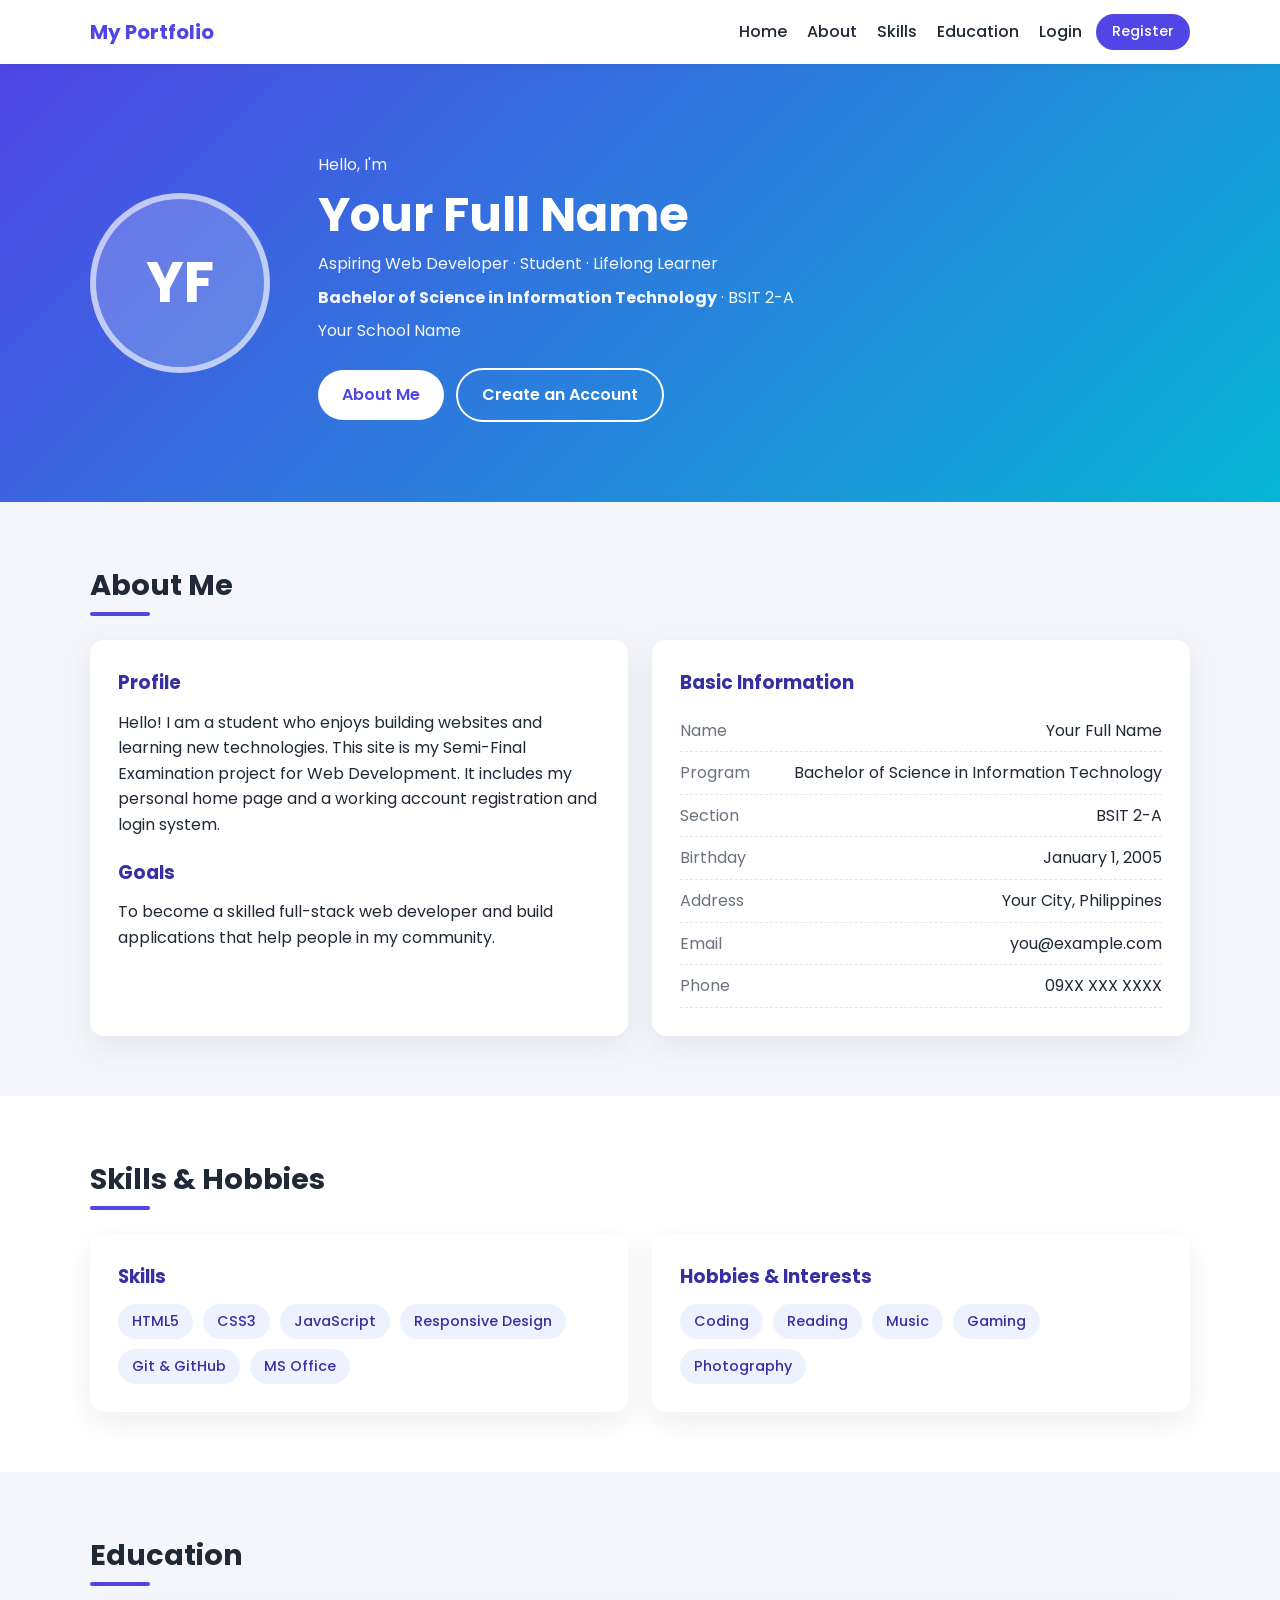
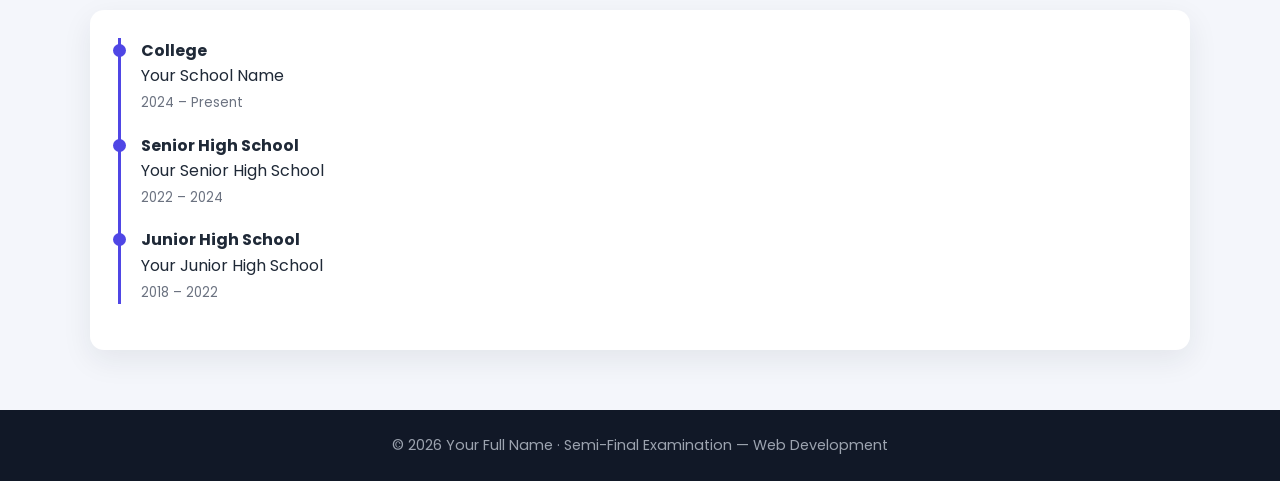
<file: index.html>
<!DOCTYPE html>
<html lang="en">
<head>
  <meta charset="UTF-8" />
  <meta name="viewport" content="width=device-width, initial-scale=1.0" />
  <title>Home | My Portfolio</title>
  <link rel="preconnect" href="https://fonts.googleapis.com" />
  <link href="https://fonts.googleapis.com/css2?family=Poppins:wght@400;500;600;700&display=swap" rel="stylesheet" />
  <link rel="stylesheet" href="css/style.css" />
</head>
<body>
  <header class="navbar">
    <div class="container">
      <a href="index.html" class="brand">My Portfolio</a>
      <button class="nav-toggle" aria-label="Toggle menu">&#9776;</button>
      <nav class="nav-links">
        <a href="index.html">Home</a>
        <a href="#about">About</a>
        <a href="#skills">Skills</a>
        <a href="#education">Education</a>
        <span id="nav-auth"></span>
      </nav>
    </div>
  </header>

  <main>
    <section class="hero">
      <div class="container">
        <div id="avatar"></div>
        <div>
          <p>Hello, I'm</p>
          <h1 id="p-name"></h1>
          <p id="p-tagline"></p>
          <p><strong id="p-program"></strong> &middot; <span id="p-section"></span></p>
          <p id="p-school"></p>
          <a href="#about" class="btn">About Me</a>
          <a href="register.html" class="btn btn-outline">Create an Account</a>
        </div>
      </div>
    </section>

    <section id="about">
      <div class="container">
        <h2 class="section-title">About Me</h2>
        <div class="grid">
          <div class="card">
            <h3>Profile</h3>
            <p id="p-about"></p>
            <h3 style="margin-top:20px">Goals</h3>
            <p id="p-goals"></p>
          </div>
          <div class="card">
            <h3>Basic Information</h3>
            <ul class="info-list" id="p-info"></ul>
          </div>
        </div>
      </div>
    </section>

    <section id="skills" style="background:#fff">
      <div class="container">
        <h2 class="section-title">Skills &amp; Hobbies</h2>
        <div class="grid">
          <div class="card">
            <h3>Skills</h3>
            <div class="tags" id="p-skills"></div>
          </div>
          <div class="card">
            <h3>Hobbies &amp; Interests</h3>
            <div class="tags" id="p-hobbies"></div>
          </div>
        </div>
      </div>
    </section>

    <section id="education">
      <div class="container">
        <h2 class="section-title">Education</h2>
        <div class="card">
          <ul class="timeline" id="p-education"></ul>
        </div>
      </div>
    </section>
  </main>

  <footer>
    <div class="container">&copy; <span id="year"></span> <span id="f-name"></span> &middot; Semi-Final Examination — Web Development</div>
  </footer>

  <script src="js/profile.js"></script>
  <script src="js/auth.js"></script>
  <script>
    const $ = (id) => document.getElementById(id);
    const initials = PROFILE.name.split(/\s+/).map((w) => w[0]).slice(0, 2).join("").toUpperCase();
    $("avatar").outerHTML = PROFILE.photo
      ? `<img class="avatar" src="${escapeHtml(PROFILE.photo)}" alt="${escapeHtml(PROFILE.name)}" />`
      : `<div class="avatar">${escapeHtml(initials)}</div>`;
    $("p-name").textContent = PROFILE.name;
    $("f-name").textContent = PROFILE.name;
    $("p-tagline").textContent = PROFILE.tagline;
    $("p-program").textContent = PROFILE.program;
    $("p-section").textContent = PROFILE.section;
    $("p-school").textContent = PROFILE.school;
    $("p-about").textContent = PROFILE.about;
    $("p-goals").textContent = PROFILE.goals;
    $("p-info").innerHTML = [["Name", PROFILE.name], ["Program", PROFILE.program], ["Section", PROFILE.section], ...PROFILE.info]
      .map(([k, v]) => `<li><span>${escapeHtml(k)}</span><span>${escapeHtml(v)}</span></li>`).join("");
    $("p-skills").innerHTML = PROFILE.skills.map((s) => `<span class="tag">${escapeHtml(s)}</span>`).join("");
    $("p-hobbies").innerHTML = PROFILE.hobbies.map((s) => `<span class="tag">${escapeHtml(s)}</span>`).join("");
    $("p-education").innerHTML = PROFILE.education
      .map(([level, school, years]) => `<li><strong>${escapeHtml(level)}</strong><br>${escapeHtml(school)}<br><small>${escapeHtml(years)}</small></li>`).join("");
    $("year").textContent = new Date().getFullYear();
    document.title = `${PROFILE.name} | Home`;
  </script>
</body>
</html>
</file>
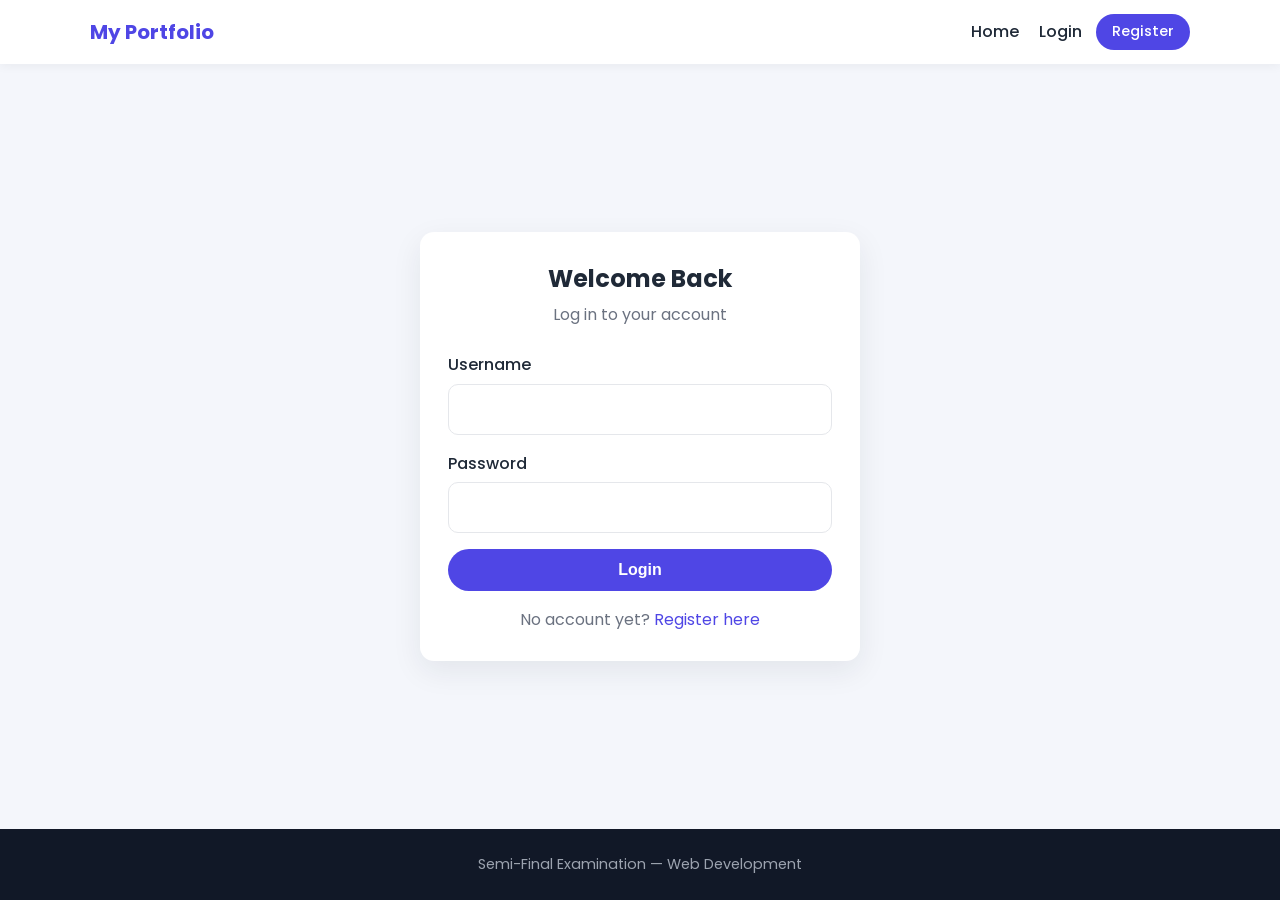
<file: admin.html>
<!DOCTYPE html>
<html lang="en">
<head>
  <meta charset="UTF-8" />
  <meta name="viewport" content="width=device-width, initial-scale=1.0" />
  <title>Admin Panel | My Portfolio</title>
  <link href="https://fonts.googleapis.com/css2?family=Poppins:wght@400;500;600;700&display=swap" rel="stylesheet" />
  <link rel="stylesheet" href="css/style.css" />
</head>
<body>
  <header class="navbar">
    <div class="container">
      <a href="index.html" class="brand">My Portfolio</a>
      <button class="nav-toggle" aria-label="Toggle menu">&#9776;</button>
      <nav class="nav-links">
        <a href="index.html">Home</a>
        <span id="nav-auth"></span>
      </nav>
    </div>
  </header>

  <main>
    <div class="dash-header">
      <div class="container">
        <h1>Admin Panel</h1>
        <p>Welcome, <strong id="a-name"></strong> <span class="badge badge-admin">Admin</span></p>
      </div>
    </div>
    <section>
      <div class="container">
        <div id="alert" class="alert"></div>
        <div class="stats">
          <div class="card stat"><div class="num" id="s-total">0</div>Total Accounts</div>
          <div class="card stat"><div class="num" id="s-users">0</div>User Accounts</div>
          <div class="card stat"><div class="num" id="s-admins">0</div>Admin Accounts</div>
        </div>
        <div class="card">
          <div style="display:flex;justify-content:space-between;align-items:center;flex-wrap:wrap;gap:12px;margin-bottom:16px">
            <h3 style="margin:0">Registered Accounts</h3>
            <a href="register.html?type=admin" class="btn btn-small">+ Register New Account</a>
          </div>
          <div class="table-wrap">
            <table>
              <thead><tr><th>Username</th><th>Full Name</th><th>Email</th><th>Type</th><th>Registered</th><th>Action</th></tr></thead>
              <tbody id="a-table"></tbody>
            </table>
          </div>
        </div>
      </div>
    </section>
  </main>

  <footer><div class="container">Semi-Final Examination — Web Development</div></footer>

  <script src="js/auth.js"></script>
  <script>
    const admin = requireRole("admin");
    function render() {
      const users = loadUsers();
      document.getElementById("s-total").textContent = users.length;
      document.getElementById("s-users").textContent = users.filter((u) => u.role === "user").length;
      document.getElementById("s-admins").textContent = users.filter((u) => u.role === "admin").length;
      document.getElementById("a-table").innerHTML = users.map((u) => `
        <tr>
          <td>${escapeHtml(u.username)}</td>
          <td>${escapeHtml(u.fullName)}</td>
          <td>${escapeHtml(u.email || "—")}</td>
          <td><span class="badge badge-${u.role}">${u.role}</span></td>
          <td>${new Date(u.createdAt).toLocaleDateString()}</td>
          <td>${u.isDefault || u.username === admin.username
            ? '<small style="color:var(--muted)">Protected</small>'
            : `<button class="btn btn-small btn-danger" data-del="${escapeHtml(u.username)}">Delete</button>`}</td>
        </tr>`).join("");
    }
    if (admin) {
      document.getElementById("a-name").textContent = admin.fullName;
      if (new URLSearchParams(location.search).get("created")) {
        const a = document.getElementById("alert");
        a.className = "alert alert-success show";
        a.textContent = "Account created successfully.";
      }
      document.getElementById("a-table").addEventListener("click", (e) => {
        const name = e.target.dataset.del;
        if (name && confirm(`Delete account "${name}"?`)) {
          deleteAccount(name);
          render();
        }
      });
      // auth.js creates the default admin asynchronously on first visit.
      ensureDefaultAdmin().then(render);
    }
  </script>
</body>
</html>
</file>
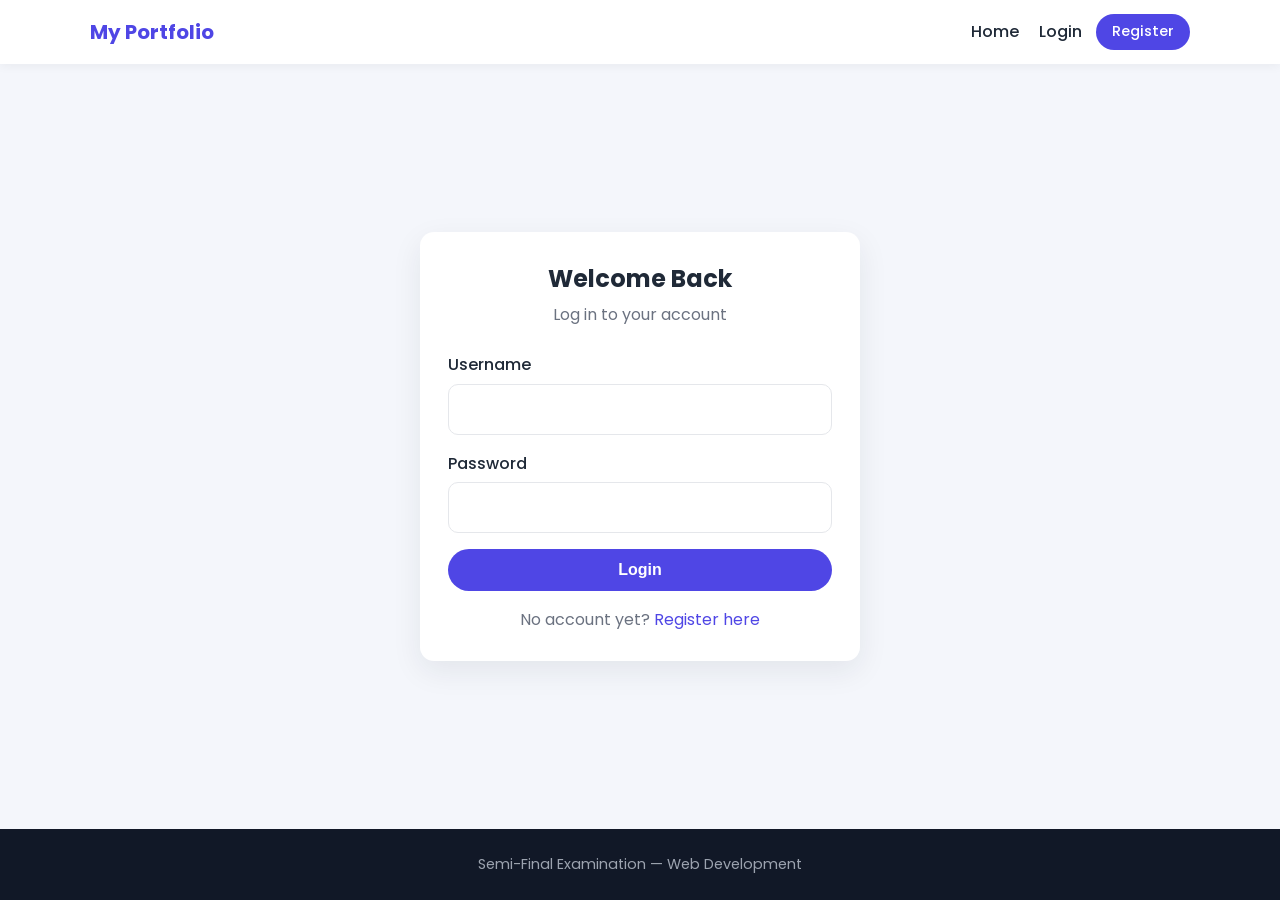
<file: dashboard.html>
<!DOCTYPE html>
<html lang="en">
<head>
  <meta charset="UTF-8" />
  <meta name="viewport" content="width=device-width, initial-scale=1.0" />
  <title>Dashboard | My Portfolio</title>
  <link href="https://fonts.googleapis.com/css2?family=Poppins:wght@400;500;600;700&display=swap" rel="stylesheet" />
  <link rel="stylesheet" href="css/style.css" />
</head>
<body>
  <header class="navbar">
    <div class="container">
      <a href="index.html" class="brand">My Portfolio</a>
      <button class="nav-toggle" aria-label="Toggle menu">&#9776;</button>
      <nav class="nav-links">
        <a href="index.html">Home</a>
        <span id="nav-auth"></span>
      </nav>
    </div>
  </header>

  <main>
    <div class="dash-header">
      <div class="container">
        <h1>Welcome, <span id="d-name"></span>!</h1>
        <p>You are logged in as <span class="badge badge-user">User</span></p>
      </div>
    </div>
    <section>
      <div class="container grid">
        <div class="card">
          <h3>My Account</h3>
          <ul class="info-list" id="d-info"></ul>
        </div>
        <div class="card">
          <h3>User Access</h3>
          <p>As a registered user you can:</p>
          <ul style="margin:12px 0 20px 20px">
            <li>View the personal home page and profile</li>
            <li>View your own account details</li>
            <li>Log out securely</li>
          </ul>
          <a href="index.html" class="btn">Visit Home Page</a>
        </div>
      </div>
    </section>
  </main>

  <footer><div class="container">Semi-Final Examination — Web Development</div></footer>

  <script src="js/auth.js"></script>
  <script>
    const user = requireRole("user");
    if (user) {
      if (user.role === "admin") location.replace("admin.html");
      document.getElementById("d-name").textContent = user.fullName;
      document.getElementById("d-info").innerHTML = [
        ["Full Name", user.fullName],
        ["Username", user.username],
        ["Email", user.email || "—"],
        ["Account Type", "User"],
        ["Registered", new Date(user.createdAt).toLocaleString()],
      ].map(([k, v]) => `<li><span>${escapeHtml(k)}</span><span>${escapeHtml(v)}</span></li>`).join("");
    }
  </script>
</body>
</html>
</file>
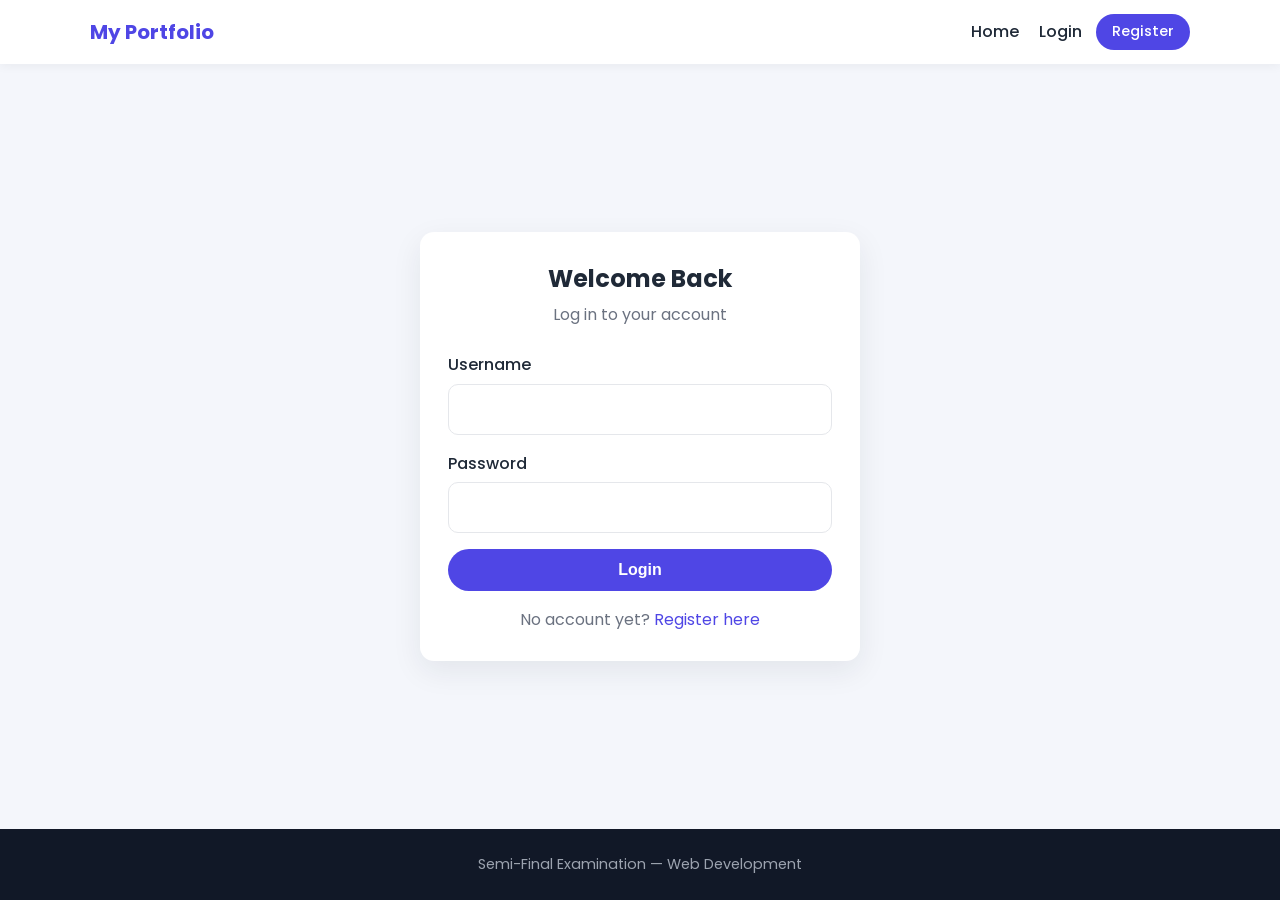
<file: login.html>
<!DOCTYPE html>
<html lang="en">
<head>
  <meta charset="UTF-8" />
  <meta name="viewport" content="width=device-width, initial-scale=1.0" />
  <title>Login | My Portfolio</title>
  <link href="https://fonts.googleapis.com/css2?family=Poppins:wght@400;500;600;700&display=swap" rel="stylesheet" />
  <link rel="stylesheet" href="css/style.css" />
</head>
<body>
  <header class="navbar">
    <div class="container">
      <a href="index.html" class="brand">My Portfolio</a>
      <button class="nav-toggle" aria-label="Toggle menu">&#9776;</button>
      <nav class="nav-links">
        <a href="index.html">Home</a>
        <span id="nav-auth"></span>
      </nav>
    </div>
  </header>

  <main class="auth-wrap">
    <div class="card auth-card">
      <h2>Welcome Back</h2>
      <p class="sub">Log in to your account</p>
      <div id="alert" class="alert"></div>
      <form id="login-form" novalidate>
        <div class="form-group">
          <label for="username">Username</label>
          <input id="username" autocomplete="username" required />
        </div>
        <div class="form-group">
          <label for="password">Password</label>
          <input id="password" type="password" autocomplete="current-password" required />
        </div>
        <button class="btn btn-block" type="submit">Login</button>
      </form>
      <p class="form-footer">No account yet? <a href="register.html">Register here</a></p>
    </div>
  </main>

  <footer><div class="container">Semi-Final Examination — Web Development</div></footer>

  <script src="js/auth.js"></script>
  <script>
    const alertBox = document.getElementById("alert");
    const params = new URLSearchParams(location.search);
    if (params.get("registered")) {
      alertBox.className = "alert alert-success show";
      alertBox.textContent = "Registration successful! You can now log in.";
    }
    document.getElementById("login-form").addEventListener("submit", async (e) => {
      e.preventDefault();
      const username = document.getElementById("username").value;
      const password = document.getElementById("password").value;
      if (!username.trim() || !password) {
        alertBox.className = "alert alert-error show";
        alertBox.textContent = "Please enter both username and password.";
        return;
      }
      try {
        const user = await login(username, password);
        location.href = user.role === "admin" ? "admin.html" : "dashboard.html";
      } catch (err) {
        alertBox.className = "alert alert-error show";
        alertBox.textContent = err.message;
      }
    });
  </script>
</body>
</html>
</file>
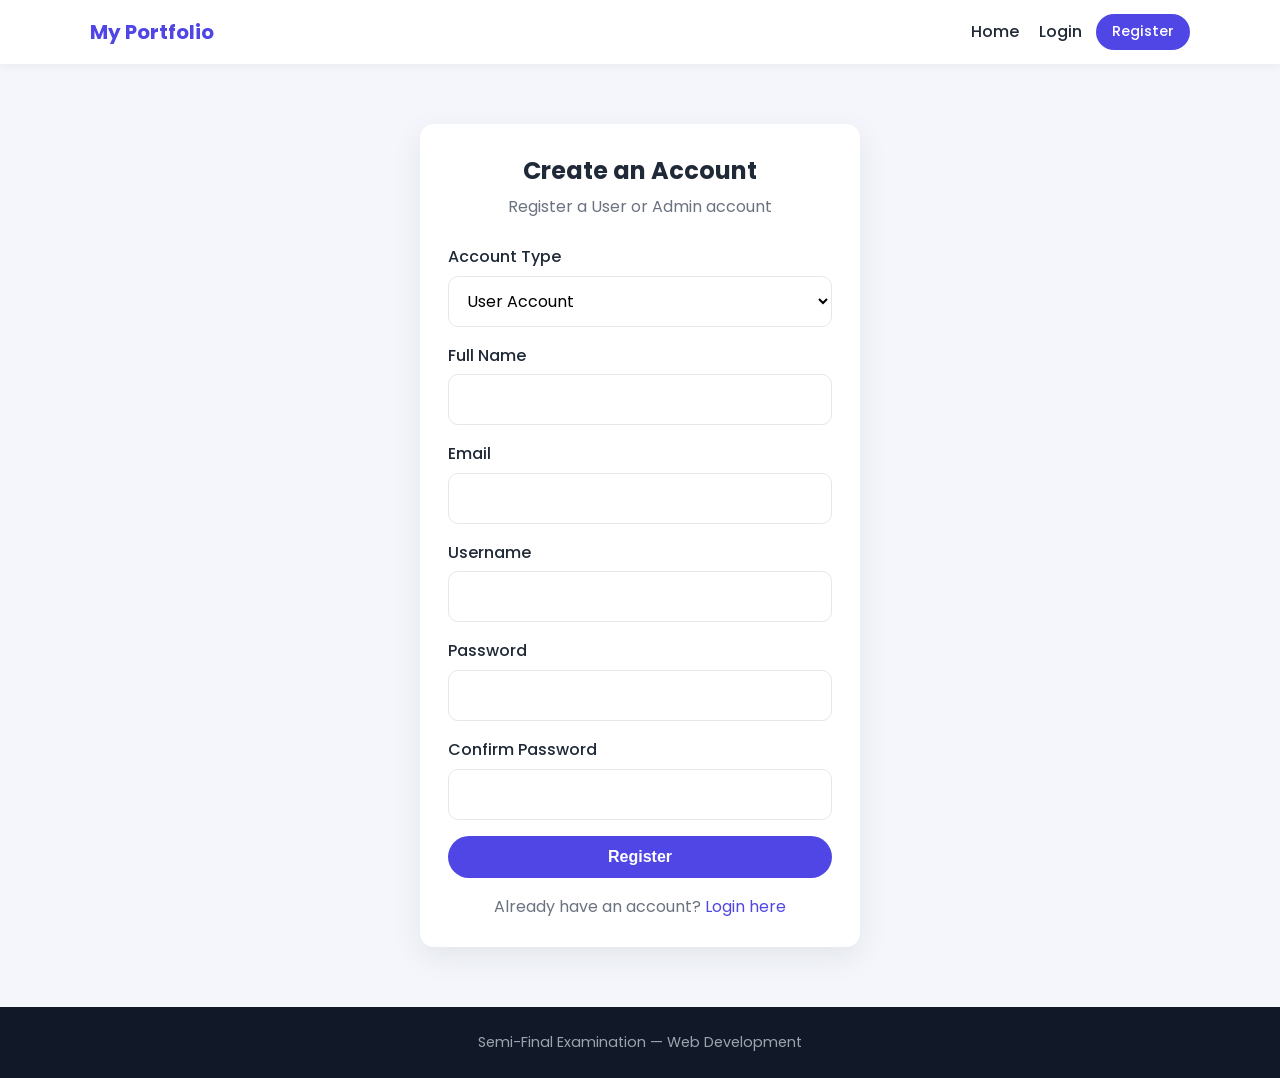
<file: register.html>
<!DOCTYPE html>
<html lang="en">
<head>
  <meta charset="UTF-8" />
  <meta name="viewport" content="width=device-width, initial-scale=1.0" />
  <title>Register | My Portfolio</title>
  <link href="https://fonts.googleapis.com/css2?family=Poppins:wght@400;500;600;700&display=swap" rel="stylesheet" />
  <link rel="stylesheet" href="css/style.css" />
</head>
<body>
  <header class="navbar">
    <div class="container">
      <a href="index.html" class="brand">My Portfolio</a>
      <button class="nav-toggle" aria-label="Toggle menu">&#9776;</button>
      <nav class="nav-links">
        <a href="index.html">Home</a>
        <span id="nav-auth"></span>
      </nav>
    </div>
  </header>

  <main class="auth-wrap">
    <div class="card auth-card">
      <h2>Create an Account</h2>
      <p class="sub">Register a User or Admin account</p>
      <div id="alert" class="alert"></div>
      <form id="register-form" novalidate>
        <div class="form-group">
          <label for="role">Account Type</label>
          <select id="role">
            <option value="user">User Account</option>
            <option value="admin">Admin Account</option>
          </select>
        </div>
        <div class="form-group">
          <label for="fullName">Full Name</label>
          <input id="fullName" required />
        </div>
        <div class="form-group">
          <label for="email">Email</label>
          <input id="email" type="email" />
        </div>
        <div class="form-group">
          <label for="username">Username</label>
          <input id="username" autocomplete="username" required />
        </div>
        <div class="form-group">
          <label for="password">Password</label>
          <input id="password" type="password" autocomplete="new-password" required />
        </div>
        <div class="form-group">
          <label for="confirm">Confirm Password</label>
          <input id="confirm" type="password" autocomplete="new-password" required />
        </div>

        <div id="admin-auth" hidden>
          <p class="hint">Creating an Admin account must be authorized by an existing administrator.</p>
          <div class="form-group">
            <label for="authUser">Authorizing Admin Username</label>
            <input id="authUser" />
          </div>
          <div class="form-group">
            <label for="authPass">Authorizing Admin Password</label>
            <input id="authPass" type="password" />
          </div>
        </div>

        <button class="btn btn-block" type="submit">Register</button>
      </form>
      <p class="form-footer">Already have an account? <a href="login.html">Login here</a></p>
    </div>
  </main>

  <footer><div class="container">Semi-Final Examination — Web Development</div></footer>

  <script src="js/auth.js"></script>
  <script>
    const $ = (id) => document.getElementById(id);
    const alertBox = $("alert");
    const showError = (msg) => { alertBox.className = "alert alert-error show"; alertBox.textContent = msg; };

    // A logged-in admin doesn't need to re-enter credentials to authorize.
    const me = currentUser();
    const loggedInAdmin = me && me.role === "admin";
    if (new URLSearchParams(location.search).get("type") === "admin") $("role").value = "admin";
    const syncRole = () => { $("admin-auth").hidden = $("role").value !== "admin" || loggedInAdmin; };
    $("role").addEventListener("change", syncRole);
    syncRole();

    $("register-form").addEventListener("submit", async (e) => {
      e.preventDefault();
      const role = $("role").value;
      if ($("password").value !== $("confirm").value) return showError("Passwords do not match.");
      try {
        if (role === "admin" && !loggedInAdmin) {
          await ensureDefaultAdmin();
          const authName = $("authUser").value.trim().toLowerCase();
          const authHash = await hashPassword($("authPass").value);
          const ok = loadUsers().some((u) => u.role === "admin" && u.username === authName && u.passwordHash === authHash);
          if (!ok) return showError("Admin authorization failed. Enter a valid administrator username and password.");
        }
        await registerAccount({
          username: $("username").value,
          fullName: $("fullName").value,
          email: $("email").value,
          password: $("password").value,
          role,
        });
        location.href = loggedInAdmin ? "admin.html?created=1" : "login.html?registered=1";
      } catch (err) {
        showError(err.message);
      }
    });
  </script>
</body>
</html>
</file>
<file: css/style.css>
:root {
  --bg: #f4f6fb;
  --surface: #ffffff;
  --text: #1f2937;
  --muted: #6b7280;
  --primary: #4f46e5;
  --primary-dark: #3730a3;
  --accent: #06b6d4;
  --danger: #dc2626;
  --success: #16a34a;
  --border: #e5e7eb;
  --radius: 14px;
  --shadow: 0 10px 30px rgba(31, 41, 55, 0.08);
}

* { box-sizing: border-box; margin: 0; padding: 0; }

body {
  font-family: "Poppins", "Segoe UI", system-ui, sans-serif;
  background: var(--bg);
  color: var(--text);
  line-height: 1.6;
  min-height: 100vh;
  display: flex;
  flex-direction: column;
}

a { color: var(--primary); text-decoration: none; }
main { flex: 1; }
.container { width: min(1100px, 100% - 32px); margin: 0 auto; }

/* ---------- Navbar ---------- */
.navbar {
  background: var(--surface);
  box-shadow: 0 2px 10px rgba(0, 0, 0, 0.05);
  position: sticky;
  top: 0;
  z-index: 10;
}
.navbar .container { display: flex; align-items: center; justify-content: space-between; height: 64px; }
.brand { font-weight: 700; font-size: 1.25rem; color: var(--primary); }
.nav-links { display: flex; gap: 20px; align-items: center; }
.nav-links a { color: var(--text); font-weight: 500; }
.nav-links a:hover { color: var(--primary); }
#nav-auth { display: flex; gap: 14px; align-items: center; }
.nav-toggle { display: none; background: none; border: 0; font-size: 1.6rem; cursor: pointer; color: var(--text); }

/* ---------- Buttons ---------- */
.btn {
  display: inline-block;
  background: var(--primary);
  color: #fff !important;
  border: 0;
  padding: 12px 24px;
  border-radius: 999px;
  font-weight: 600;
  cursor: pointer;
  font-size: 1rem;
  transition: background 0.2s, transform 0.2s;
}
.btn:hover { background: var(--primary-dark); transform: translateY(-1px); }
.btn-small { padding: 6px 16px; font-size: 0.9rem; }
.btn-outline { background: transparent; color: var(--primary) !important; border: 2px solid var(--primary); }
.btn-outline:hover { background: var(--primary); color: #fff !important; }
.btn-danger { background: var(--danger); }
.btn-danger:hover { background: #991b1b; }
.btn-block { width: 100%; }

/* ---------- Hero ---------- */
.hero {
  background: linear-gradient(135deg, var(--primary), var(--accent));
  color: #fff;
  padding: 80px 0;
}
.hero .container { display: flex; align-items: center; gap: 48px; flex-wrap: wrap; }
.avatar {
  width: 180px; height: 180px; border-radius: 50%;
  border: 6px solid rgba(255, 255, 255, 0.6);
  background: rgba(255, 255, 255, 0.2);
  display: grid; place-items: center;
  font-size: 3.5rem; font-weight: 700;
  object-fit: cover; flex-shrink: 0;
}
.hero h1 { font-size: clamp(2rem, 5vw, 3rem); line-height: 1.2; }
.hero p { opacity: 0.95; margin: 8px 0; }
.hero .btn { background: #fff; color: var(--primary) !important; margin-top: 16px; margin-right: 8px; }
.hero .btn-outline { background: transparent; color: #fff !important; border-color: #fff; }

/* ---------- Sections ---------- */
section { padding: 60px 0; }
.section-title { font-size: 1.8rem; margin-bottom: 24px; position: relative; padding-bottom: 8px; }
.section-title::after {
  content: ""; position: absolute; left: 0; bottom: 0;
  width: 60px; height: 4px; border-radius: 4px; background: var(--primary);
}
.grid { display: grid; gap: 24px; grid-template-columns: repeat(auto-fit, minmax(280px, 1fr)); }
.card {
  background: var(--surface);
  border-radius: var(--radius);
  padding: 28px;
  box-shadow: var(--shadow);
}
.card h3 { margin-bottom: 12px; color: var(--primary-dark); }
.info-list { list-style: none; }
.info-list li { display: flex; justify-content: space-between; gap: 12px; padding: 8px 0; border-bottom: 1px dashed var(--border); }
.info-list li span:first-child { color: var(--muted); }
.info-list li span:last-child { text-align: right; overflow-wrap: anywhere; }
.tags { display: flex; flex-wrap: wrap; gap: 10px; }
.tag { background: #eef2ff; color: var(--primary-dark); padding: 6px 14px; border-radius: 999px; font-size: 0.9rem; font-weight: 500; }
.timeline { list-style: none; border-left: 3px solid var(--primary); padding-left: 20px; }
.timeline li { margin-bottom: 18px; position: relative; }
.timeline li::before {
  content: ""; position: absolute; left: -28px; top: 6px;
  width: 13px; height: 13px; border-radius: 50%; background: var(--primary);
}
.timeline small { color: var(--muted); }

/* ---------- Forms ---------- */
.auth-wrap { display: grid; place-items: center; padding: 60px 16px; }
.auth-card { width: min(440px, 100%); }
.auth-card h2 { text-align: center; margin-bottom: 4px; }
.auth-card .sub { text-align: center; color: var(--muted); margin-bottom: 24px; }
.form-group { margin-bottom: 16px; }
.form-group label { display: block; font-weight: 500; margin-bottom: 6px; }
.form-group input, .form-group select {
  width: 100%; padding: 12px 14px; border: 1px solid var(--border);
  border-radius: 10px; font-size: 1rem; font-family: inherit; background: #fff;
}
.form-group input:focus, .form-group select:focus { outline: 2px solid var(--primary); border-color: transparent; }
.alert { padding: 12px 16px; border-radius: 10px; margin-bottom: 16px; font-size: 0.95rem; display: none; }
.alert.show { display: block; }
.alert-error { background: #fee2e2; color: var(--danger); }
.alert-success { background: #dcfce7; color: var(--success); }
.form-footer { text-align: center; margin-top: 16px; color: var(--muted); }
.hint { background: #eef2ff; border-radius: 10px; padding: 10px 14px; font-size: 0.9rem; margin-bottom: 16px; color: var(--primary-dark); }

/* ---------- Dashboard ---------- */
.dash-header { background: linear-gradient(135deg, var(--primary), var(--accent)); color: #fff; padding: 40px 0; }
.badge { display: inline-block; padding: 2px 12px; border-radius: 999px; font-size: 0.8rem; font-weight: 600; text-transform: uppercase; }
.badge-admin { background: #fef3c7; color: #92400e; }
.badge-user { background: #dcfce7; color: #166534; }
.stats { display: grid; gap: 16px; grid-template-columns: repeat(auto-fit, minmax(180px, 1fr)); margin-bottom: 24px; }
.stat { text-align: center; }
.stat .num { font-size: 2.2rem; font-weight: 700; color: var(--primary); }
.table-wrap { overflow-x: auto; }
table { width: 100%; border-collapse: collapse; }
th, td { text-align: left; padding: 12px; border-bottom: 1px solid var(--border); white-space: nowrap; }
th { background: #f9fafb; font-weight: 600; }

/* ---------- Footer ---------- */
footer { background: #111827; color: #9ca3af; text-align: center; padding: 24px 0; font-size: 0.9rem; }

/* ---------- Responsive ---------- */
@media (max-width: 720px) {
  .nav-toggle { display: block; }
  .nav-links {
    display: none; position: absolute; top: 64px; left: 0; right: 0;
    background: var(--surface); flex-direction: column; padding: 16px; gap: 14px;
    box-shadow: 0 8px 16px rgba(0, 0, 0, 0.08);
  }
  .nav-links.open { display: flex; }
  #nav-auth { flex-direction: column; }
  .hero { padding: 50px 0; text-align: center; }
  .hero .container { justify-content: center; }
}
</file>
